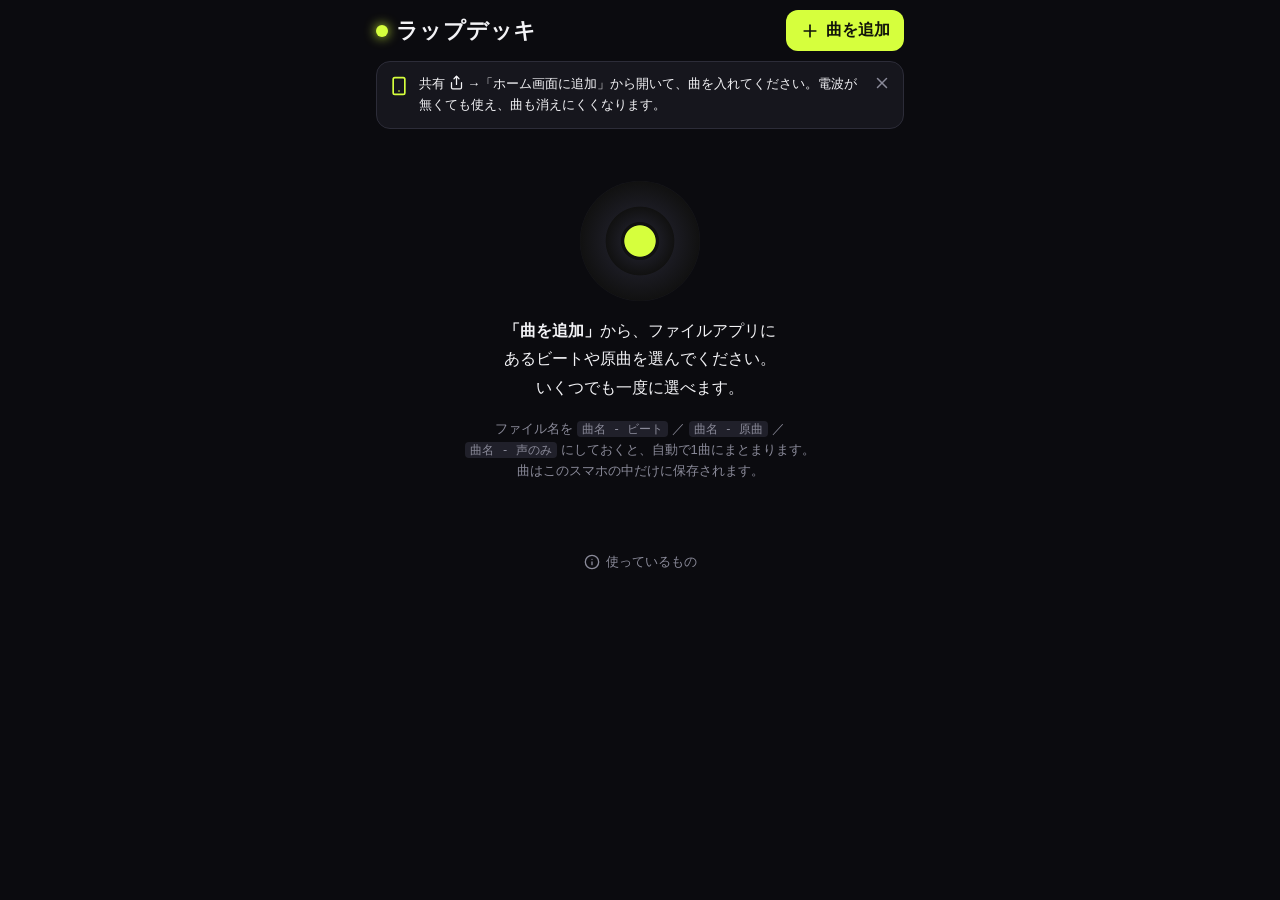
<file: index.html>
<!DOCTYPE html>
<html lang="ja">
<head>
<meta charset="UTF-8">
<meta name="viewport" content="width=device-width, initial-scale=1, maximum-scale=1, user-scalable=no, viewport-fit=cover">
<meta name="apple-mobile-web-app-capable" content="yes">
<meta name="mobile-web-app-capable" content="yes">
<meta name="apple-mobile-web-app-status-bar-style" content="black-translucent">
<meta name="apple-mobile-web-app-title" content="ラップデッキ">
<meta name="theme-color" content="#0b0b0f">
<title>ラップデッキ</title>
<!-- 共有したときの絵と字（絵の元は 共有画像/og.html） -->
<meta name="description" content="ラップが始まる所を、数えて教えるビートプレイヤー。">
<meta property="og:type" content="website">
<meta property="og:title" content="ラップデッキ">
<meta property="og:description" content="ラップが始まる所を、数えて教えるビートプレイヤー。">
<meta property="og:url" content="https://olive10ma10.github.io/rap-deck/">
<meta property="og:image" content="https://olive10ma10.github.io/rap-deck/og.png?v=1">
<meta property="og:image:width" content="1200">
<meta property="og:image:height" content="630">
<meta name="twitter:card" content="summary_large_image">
<link rel="manifest" href="manifest.webmanifest">
<link rel="apple-touch-icon" href="icon-180.png">
<link rel="icon" href="icon-192.png">
<link rel="stylesheet" href="style.css">
</head>
<body data-screen="library" data-mode="dj">

<!-- ライブラリ -->
<main id="library" class="screen">
  <header class="bar">
    <h1><span class="logo-dot"></span>ラップデッキ</h1>
    <label class="btn primary" data-icon="plus">曲を追加
      <input id="pick" type="file" multiple accept="audio/*,video/mp4,.m4a,.wav,.mp3" hidden>
    </label>
  </header>

  <div id="install" class="notice" hidden>
    <span data-icon="smartphone"></span>
    <p>共有 <span class="inline-ic" data-icon="share"></span> →「ホーム画面に追加」から開いて、曲を入れてください。電波が無くても使え、曲も消えにくくなります。</p>
    <button id="installClose" class="icon-btn" aria-label="閉じる" data-icon="x"></button>
  </div>

  <div class="lib-tools">
    <div id="searchWrap" class="search" hidden>
      <span data-icon="search"></span>
      <input id="search" type="search" placeholder="曲名で探す" inputmode="search" enterkeyhint="search" autocapitalize="off" autocorrect="off" spellcheck="false">
    </div>
    <button id="playAll" class="btn" data-icon="list-music" hidden>全部流す</button>
  </div>

  <div id="songs"></div>

  <div id="empty" class="empty" hidden>
    <div class="vinyl-mini"></div>
    <p><b>「曲を追加」</b>から、ファイルアプリにあるビートや原曲を選んでください。<br>いくつでも一度に選べます。</p>
    <p class="hint">ファイル名を <code>曲名 - ビート</code> ／ <code>曲名 - 原曲</code> ／ <code>曲名 - 声のみ</code> にしておくと、自動で1曲にまとまります。<br>曲はこのスマホの中だけに保存されます。</p>
  </div>

  <footer class="lib-foot"><button id="aboutBtn" class="link" data-icon="info">使っているもの</button></footer>
</main>

<!-- プレイヤー -->
<main id="player" class="screen">
  <header class="bar">
    <button id="back" class="icon-btn" aria-label="戻る" data-icon="chevron-left"></button>
    <h2 id="pTitle"></h2>
    <div id="modeSeg" class="seg" role="tablist">
      <button data-mode="dj" data-icon="disc-3">DJ</button>
      <button data-mode="listen" data-icon="headphones">聴く</button>
    </div>
    <button id="edit" class="icon-btn" aria-label="調整" data-icon="settings-2"></button>
  </header>
  <div id="layers"></div>
  <div class="wavewrap">
    <canvas id="wave"></canvas>
  </div>
  <div class="info">
    <span id="time">0:00 / 0:00</span>
    <span id="counter"></span>
    <span><span id="beatDot"></span><span id="bpm"></span></span>
  </div>
  <!-- 入りをその場で直す（波形の「入り」の線は指で動かせる） -->
  <div class="entry-bar">
    <span id="entryInfo"></span>
    <button id="entryBack" class="small"></button>
    <button id="entryFwd" class="small"></button>
    <button id="entryHere" class="small entry-here" data-icon="flag">ここを入りに</button>
  </div>
  <div class="info sub"><span id="status"></span></div>

  <div class="stage">
    <!-- DJ：レコードをこする -->
    <div class="deck">
      <button id="cut" aria-label="カット" data-icon="scissors">CUT</button>
      <div class="platter">
        <div id="disc">
          <div class="mark"></div>
          <div class="label"><span id="discLabel"></span></div>
        </div>
        <div class="count"></div>
      </div>
    </div>
    <!-- 聴く：画面を消しても流れる -->
    <div class="listen">
      <div class="cover"><span id="coverTitle"></span><div class="count"></div></div>
      <p class="hint center">画面を消しても止まりません。<br>ロック画面からも操作できます。</p>
      <div class="next-row">
        <div class="next-info"><small>次の曲</small><span id="nextTitle">—</span></div>
        <button id="nextBtn" class="icon-btn" aria-label="次の曲" data-icon="skip-forward"></button>
      </div>
      <label class="switch"><input id="autoNext" type="checkbox">終わったら次の曲へ</label>
    </div>
  </div>

  <nav class="transport">
    <button id="toEntry" data-icon="skip-back"><small>入り前</small></button>
    <button id="prevBar" data-icon="chevrons-left"><small>1小節</small></button>
    <button id="play" class="playbtn" aria-label="再生"></button>
    <button id="nextBar" data-icon="chevrons-right"><small>1小節</small></button>
    <button id="loop"></button>
  </nav>
</main>

<!-- 取り込み（その場で開く画面） -->
<section id="importPanel" class="panel" hidden>
  <header class="bar">
    <button class="icon-btn" aria-label="閉じる" data-close data-icon="chevron-left"></button>
    <h2>取り込み</h2>
  </header>
  <p class="hint">種類（ビート・原曲・声のみ）と、どの曲に入れるかを確認してください。</p>
  <div id="importBody"></div>
  <footer class="panel-foot"><button id="importGo" class="primary wide">保存</button></footer>
</section>

<!-- 調整 -->
<section id="editPanel" class="panel" hidden>
  <header class="bar">
    <button class="icon-btn" aria-label="閉じる" data-close data-icon="chevron-left"></button>
    <h2>調整</h2>
  </header>
  <div id="editBody"></div>
</section>

<!-- 使っているもの -->
<section id="aboutPanel" class="panel" hidden>
  <header class="bar">
    <button class="icon-btn" aria-label="閉じる" data-close data-icon="chevron-left"></button>
    <h2>使っているもの</h2>
  </header>
  <div class="about">
    <h3>アイコン</h3>
    <p><a href="https://lucide.dev/" target="_blank" rel="noopener">Lucide</a> v0.460.0（ISC License）</p>
    <p class="license">Copyright (c) for portions of Lucide are held by Cole Bemis 2013-2022 as part of Feather (MIT). All other copyright (c) for Lucide are held by Lucide Contributors 2022.<br><br>Permission to use, copy, modify, and/or distribute this software for any purpose with or without fee is hereby granted, provided that the above copyright notice and this permission notice appear in all copies.<br><br>THE SOFTWARE IS PROVIDED "AS IS" AND THE AUTHOR DISCLAIMS ALL WARRANTIES WITH REGARD TO THIS SOFTWARE INCLUDING ALL IMPLIED WARRANTIES OF MERCHANTABILITY AND FITNESS. IN NO EVENT SHALL THE AUTHOR BE LIABLE FOR ANY SPECIAL, DIRECT, INDIRECT, OR CONSEQUENTIAL DAMAGES OR ANY DAMAGES WHATSOEVER RESULTING FROM LOSS OF USE, DATA OR PROFITS, WHETHER IN AN ACTION OF CONTRACT, NEGLIGENCE OR OTHER TORTIOUS ACTION, ARISING OUT OF OR IN CONNECTION WITH THE USE OR PERFORMANCE OF THIS SOFTWARE.</p>
    <h3>曲</h3>
    <p>読み込んだ曲は、このスマホの中だけに保存されます。どこにも送られません。</p>
  </div>
</section>

<div id="toast"></div>
<script type="module" src="app.js"></script>
</body>
</html>
</file>
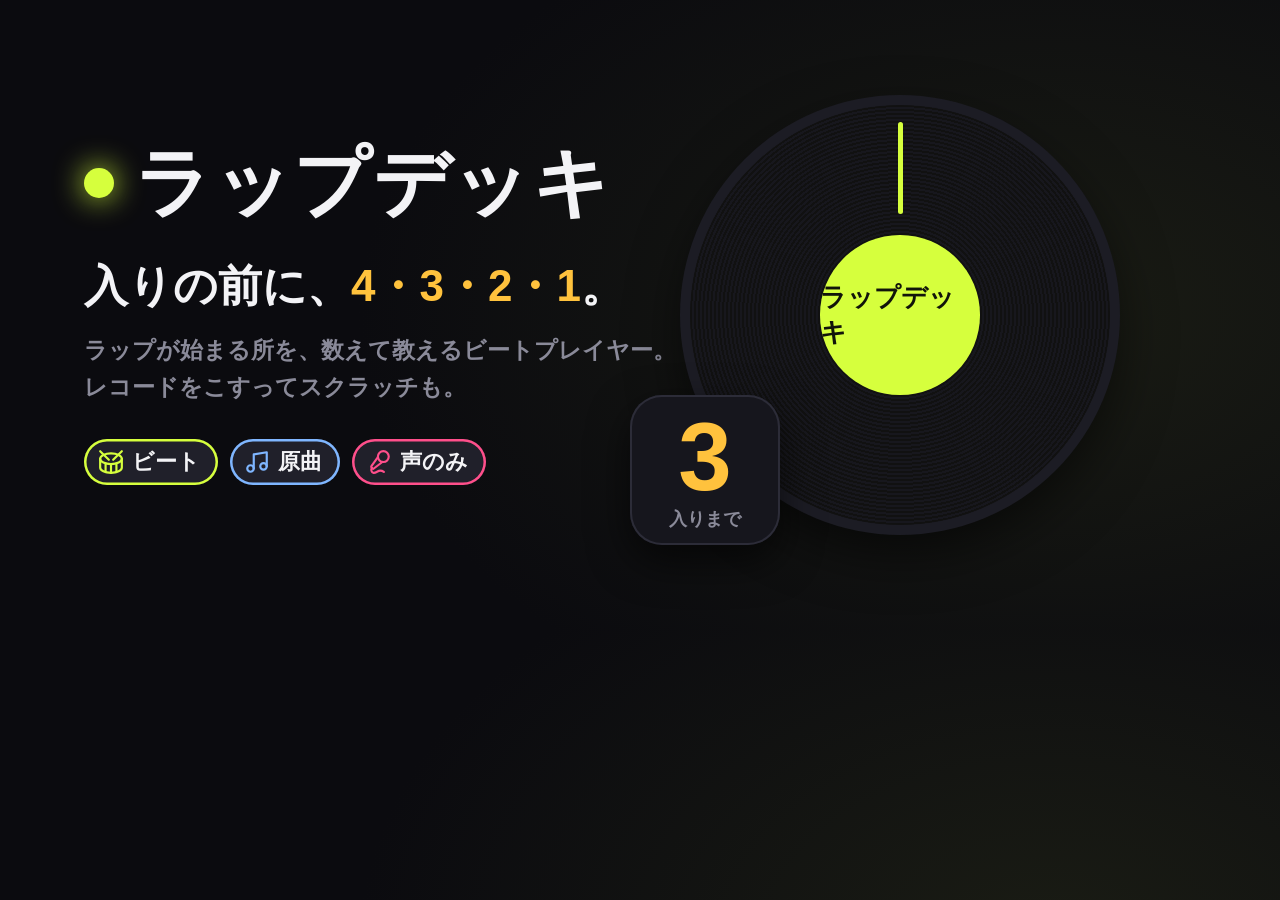
<file: 共有画像/og.html>
<!doctype html>
<html lang="ja">
<head>
<meta charset="utf-8">
<title>ラップデッキ 共有画像</title>
<style>
/* LINE などで URL を送ったときに出る絵（1200×630）。Chrome で写して ../og.png にする（写し方は 素材.md の「まとめて貼る」）。
   本体と同じ色・字・部品：黒地に黄緑、ビート・原曲・声のみの札、レコード、入りの数え。字と主役は端から 60px 以上内側 */
:root {
  --bg: #0b0b0f; --panel: #16161d; --panel2: #20202a; --line: #2c2c38;
  --text: #f3f3f6; --dim: #8a8a99;
  --accent: #d6ff3d; --accent-ink: #11140a; --voice: #ff4f8b; --orig: #7fb6ff; --entry: #ffc23d;
}
* { box-sizing: border-box; }
html, body { margin: 0; }
body { width: 1200px; height: 630px; overflow: hidden; color: var(--text); line-break: strict;
  font-family: -apple-system, "Hiragino Sans", "Noto Sans JP", sans-serif;
  background: radial-gradient(90% 120% at 82% 50%, #1a1c14 0%, var(--bg) 60%); }
.card { position: relative; width: 1200px; height: 630px; }

/* 左：名前と一言 */
.copy { position: absolute; left: 84px; top: 0; bottom: 0; width: 600px; display: flex; flex-direction: column; justify-content: center; }
.mark { display: flex; align-items: center; gap: 20px; font-size: 76px; font-weight: 800; letter-spacing: .02em; line-height: 1; }
.mark i { width: 30px; height: 30px; border-radius: 50%; background: var(--accent); box-shadow: 0 0 30px var(--accent); }
.lead { margin: 36px 0 0; font-size: 44px; white-space: nowrap; font-weight: 800; line-height: 1.3; }
.lead em { font-style: normal; color: var(--entry); }
.sub { margin: 18px 0 0; font-size: 23px; white-space: nowrap; font-weight: 600; line-height: 1.6; color: var(--dim); }
.chips { display: flex; gap: 12px; margin-top: 34px; }
.chip { display: inline-flex; align-items: center; gap: 8px; font-size: 22px; font-weight: 700; padding: 8px 18px 8px 14px; border-radius: 999px;
  background: var(--panel2); box-shadow: inset 0 0 0 2.5px var(--c); }
.chip svg { width: 26px; height: 26px; fill: none; stroke: var(--c); stroke-width: 2; stroke-linecap: round; stroke-linejoin: round; }

/* 右：レコードと入りの数え */
.disc { position: absolute; left: 690px; top: 105px; width: 420px; height: 420px; border-radius: 50%;
  background: repeating-radial-gradient(circle, #111 0 2px, #17171d 2px 4px), #111;
  box-shadow: 0 0 0 10px #1c1c24, 0 20px 60px rgba(0, 0, 0, .7); }
.disc .tick { position: absolute; left: 50%; top: 4%; width: 5px; height: 22%; margin-left: -2.5px; background: var(--accent); border-radius: 3px; }
.disc .label { position: absolute; inset: 31%; border-radius: 50%; background: var(--accent); color: var(--accent-ink);
  display: flex; align-items: center; justify-content: center; font-size: 26px; font-weight: 800; }
.count { position: absolute; left: 630px; top: 395px; width: 150px; height: 150px; border-radius: 32px; background: var(--panel);
  box-shadow: inset 0 0 0 2px var(--line), 0 16px 40px rgba(0, 0, 0, .6);
  display: flex; flex-direction: column; align-items: center; justify-content: center; }
.count b { font-size: 96px; font-weight: 900; line-height: 1; color: var(--entry); }
.count small { font-size: 18px; font-weight: 700; color: var(--dim); margin-top: 2px; }
</style>
</head>
<body>
<div class="card">
  <div class="copy">
    <div class="mark"><i></i>ラップデッキ</div>
    <p class="lead">入りの前に、<em>4・3・2・1</em>。</p>
    <p class="sub">ラップが始まる所を、数えて教えるビートプレイヤー。<br>レコードをこすってスクラッチも。</p>
    <div class="chips">
      <span class="chip" style="--c: var(--accent)"><svg viewBox="0 0 24 24"><path d="m2 2 8 8" /><path d="m22 2-8 8" /><ellipse cx="12" cy="9" rx="10" ry="5" /><path d="M7 13.4v7.9" /><path d="M12 14v8" /><path d="M17 13.4v7.9" /><path d="M2 9v8a10 5 0 0 0 20 0V9" /></svg>ビート</span>
      <span class="chip" style="--c: var(--orig)"><svg viewBox="0 0 24 24"><path d="M9 18V5l12-2v13" /><circle cx="6" cy="18" r="3" /><circle cx="18" cy="16" r="3" /></svg>原曲</span>
      <span class="chip" style="--c: var(--voice)"><svg viewBox="0 0 24 24"><path d="m11 7.601-5.994 8.19a1 1 0 0 0 .1 1.298l.817.818a1 1 0 0 0 1.314.087L15.09 12" /><path d="M16.5 21.174C15.5 20.5 14.372 20 13 20c-2.058 0-3.928 2.356-6 2-2.072-.356-2.775-3.369-1.5-4.5" /><circle cx="16" cy="7" r="5" /></svg>声のみ</span>
    </div>
  </div>
  <div class="disc"><div class="tick"></div><div class="label">ラップデッキ</div></div>
  <div class="count"><b>3</b><small>入りまで</small></div>
</div>
</body>
</html>
</file>
<file: style.css>
:root {
  --bg: #0b0b0f;
  --panel: #16161d;
  --panel2: #20202a;
  --line: #2c2c38;
  --text: #f3f3f6;
  --dim: #8a8a99;
  --accent: #d6ff3d;      /* ビート・再生 */
  --accent-ink: #11140a;
  --voice: #ff4f8b;       /* 声 */
  --orig: #7fb6ff;        /* 原曲 */
  --part: #b48cff;
  --entry: #ffc23d;       /* 入り */
  --wave: #4a4a5c;
  --grid: #6a6a80;
  --loop: rgba(214, 255, 61, 0.14);
  --danger: #ff5a5a;
  color-scheme: dark;
}

/* ---- アプリらしくする小技（素材帳） ---- */
* { box-sizing: border-box; -webkit-tap-highlight-color: transparent; }
html, body {
  margin: 0; background: var(--bg); color: var(--text);
  overscroll-behavior: none; -webkit-text-size-adjust: 100%; touch-action: manipulation;
}
body {
  min-height: 100dvh;
  font-family: -apple-system, "Hiragino Sans", "Noto Sans JP", sans-serif;
  -webkit-user-select: none; user-select: none; -webkit-touch-callout: none;
  padding: env(safe-area-inset-top) 0 env(safe-area-inset-bottom);
  line-break: strict; /* 「ー」や小さい「ッ」を行の頭に置かない */
}
input, textarea, select { font: inherit; font-size: 16px; color: inherit; -webkit-user-select: text; user-select: text; }
button, .btn { font: inherit; color: inherit; }
img { -webkit-user-drag: none; }

.ic { width: 20px; height: 20px; flex: none; fill: none; stroke: currentColor; stroke-width: 2; stroke-linecap: round; stroke-linejoin: round; }
.ic.big { width: 28px; height: 28px; }

button, .btn {
  background: var(--panel2); border: 0; border-radius: 12px; padding: 10px 14px;
  cursor: pointer; display: inline-flex; align-items: center; justify-content: center; gap: 6px;
  white-space: nowrap; transition: transform .08s ease, filter .08s ease;
}
button:active, .btn:active { transform: scale(.97); filter: brightness(1.25); }
button:disabled { opacity: .35; }
.primary { background: var(--accent); color: var(--accent-ink); font-weight: 700; }
.danger { background: transparent; color: var(--danger); box-shadow: inset 0 0 0 1px #5a2a2a; }
.small { font-size: 13px; padding: 6px 10px; }
.small .ic { width: 16px; height: 16px; }
.icon-btn { background: transparent; padding: 8px; border-radius: 12px; }
.icon-btn .ic { width: 24px; height: 24px; }
.link { background: transparent; color: var(--dim); font-size: 13px; padding: 8px; }
.link .ic { width: 16px; height: 16px; }
.hint { color: var(--dim); font-size: 13px; line-height: 1.6; margin: 6px 0; text-wrap: pretty; }
.center { text-align: center; }
code { background: var(--panel2); padding: 1px 5px; border-radius: 4px; font-size: 12px; white-space: nowrap; }

.screen { display: none; max-width: 560px; margin: 0 auto; padding: 0 16px; }
body[data-screen="library"] #library { display: block; }
body[data-screen="player"] #player {
  display: flex; flex-direction: column;
  height: calc(100dvh - env(safe-area-inset-top) - env(safe-area-inset-bottom));
}

.bar { display: flex; align-items: center; gap: 6px; padding: 10px 0; }
.bar h1 { font-size: 22px; margin: 0; flex: 1; display: flex; align-items: center; gap: 8px; letter-spacing: .02em; }
.logo-dot { width: 12px; height: 12px; border-radius: 50%; background: var(--accent); box-shadow: 0 0 12px var(--accent); }
.bar h2 { font-size: 17px; margin: 0; flex: 1; min-width: 0; overflow: hidden; text-overflow: ellipsis; white-space: nowrap; }
#player .bar { margin-left: -8px; }

/* ---- ライブラリ ---- */
.notice {
  display: flex; gap: 10px; align-items: flex-start; background: var(--panel); border: 1px solid var(--line);
  border-radius: 14px; padding: 12px; margin-bottom: 12px; font-size: 13px; line-height: 1.6;
}
.notice > span .ic { color: var(--accent); margin-top: 2px; }
.notice p { margin: 0; flex: 1; text-wrap: pretty; }
.notice .icon-btn { padding: 2px; margin: -2px -2px 0 0; }
.notice .icon-btn .ic { width: 18px; height: 18px; color: var(--dim); }
.inline-ic .ic { width: 15px; height: 15px; vertical-align: -2px; }

.lib-tools { display: flex; gap: 8px; margin-bottom: 10px; }
.lib-tools:has(> [hidden]:first-child + [hidden]) { display: none; }
.search { flex: 1; min-width: 0; display: flex; align-items: center; gap: 8px; background: var(--panel); border: 1px solid var(--line); border-radius: 12px; padding: 0 12px; }
.search .ic { color: var(--dim); width: 18px; height: 18px; }
.search input { flex: 1; min-width: 0; background: transparent; border: 0; outline: 0; padding: 10px 0; }
#playAll { margin-left: auto; flex: none; }
#playAll .ic { color: var(--accent); }

#songs { display: flex; flex-direction: column; gap: 10px; }
.card {
  display: block; text-align: left; width: 100%; background: var(--panel); border: 1px solid var(--line);
  border-radius: 16px; padding: 14px; white-space: normal;
}
.card:active { transform: scale(.985); }
.card-top { display: flex; align-items: baseline; gap: 8px; }
.card .title { font-weight: 700; font-size: 16px; flex: 1; text-wrap: balance; }
.card .dur { color: var(--dim); font-size: 13px; font-variant-numeric: tabular-nums; }
.chips { display: flex; flex-wrap: wrap; gap: 6px; margin: 8px 0 6px; }
.chip { display: inline-flex; align-items: center; gap: 4px; font-size: 12px; padding: 3px 9px 3px 7px; border-radius: 999px; background: var(--panel2); }
.chip .ic { width: 14px; height: 14px; }
.t-beat { --c: var(--accent); }
.t-orig { --c: var(--orig); }
.t-vocal { --c: var(--voice); }
.t-part { --c: var(--part); }
.chip, .layer.on { box-shadow: inset 0 0 0 1.5px var(--c); }
.chip .ic, .layer.on .ic { color: var(--c); }
.meta { display: flex; gap: 12px; font-size: 13px; font-variant-numeric: tabular-nums; }
.meta .entry { color: var(--entry); }
.meta .dim { color: var(--dim); }
.busy { color: var(--dim); animation: blink 1s infinite alternate; }
@keyframes blink { to { opacity: .4; } }
.lib-foot { text-align: center; padding: 18px 0 24px; }

.empty { text-align: center; padding: 40px 8px; line-height: 1.8; }
.empty p, .hint.center { text-wrap: balance; }
.vinyl-mini {
  width: 120px; height: 120px; margin: 0 auto 16px; border-radius: 50%;
  background: radial-gradient(circle, var(--accent) 0 18%, #111 19% 22%, #1b1b22 23%, #111 40%, #1b1b22 41%, #111 70%, #1b1b22 71%);
}

/* ---- プレイヤー ---- */
.seg { display: flex; background: var(--panel); border-radius: 12px; padding: 3px; gap: 2px; flex: none; }
.seg button { background: transparent; padding: 6px 10px; font-size: 13px; color: var(--dim); border-radius: 9px; gap: 4px; }
.seg button .ic { width: 16px; height: 16px; }
.seg button.on { background: var(--panel2); color: var(--text); font-weight: 700; }
.seg button.on .ic { color: var(--accent); }

#layers { display: flex; gap: 8px; flex-wrap: wrap; }
.layer { font-size: 14px; padding: 9px 12px; color: var(--dim); }
.layer.on { color: var(--text); background: #2a2a36; font-weight: 700; }
.wavewrap { margin-top: 12px; background: var(--panel); border-radius: 12px; padding: 6px; }
#wave { width: 100%; height: 104px; display: block; touch-action: none; }
.info { display: flex; justify-content: space-between; align-items: center; gap: 8px; margin-top: 8px; font-size: 13px; font-variant-numeric: tabular-nums; }
.info.sub { margin-top: 2px; color: var(--dim); font-size: 12px; min-height: 16px; }
.entry-bar { display: flex; align-items: center; gap: 6px; margin-top: 8px; }
#entryInfo { flex: 1; min-width: 0; color: var(--entry); font-size: 13px; font-variant-numeric: tabular-nums; display: flex; align-items: center; gap: 6px; white-space: nowrap; }
.entry-bar .small { padding: 7px 10px; }
.entry-here { color: var(--entry); box-shadow: inset 0 0 0 1.5px var(--entry); }
#counter { font-weight: 700; color: var(--accent); }
#beatDot { display: inline-block; width: 8px; height: 8px; border-radius: 50%; background: var(--accent); margin-right: 6px; opacity: .15; vertical-align: 1px; }

.stage { flex: 1; position: relative; min-height: 0; display: flex; }
.deck, .listen { flex: 1; min-height: 0; }
body[data-mode="dj"] .listen, body[data-mode="listen"] .deck { display: none; }

.deck { display: flex; align-items: center; gap: 12px; padding: 10px 0; }
#cut {
  width: 64px; align-self: stretch; max-height: 280px; margin: auto 0; border-radius: 16px; flex-direction: column;
  background: var(--panel2); font-weight: 800; letter-spacing: .08em; font-size: 13px; touch-action: none;
  box-shadow: inset 0 0 0 1px var(--line);
}
#cut .ic { opacity: .7; }
#cut.on { background: var(--voice); color: #fff; transform: none; }
.platter { flex: 1; position: relative; padding: 8px; display: flex; align-items: center; justify-content: center; min-height: 0; height: 100%; container-type: size; }
#disc {
  width: min(100%, 100cqh, 420px); aspect-ratio: 1; border-radius: 50%; position: relative; touch-action: none;
  background: repeating-radial-gradient(circle, #111 0 2px, #17171d 2px 4px), #111;
  box-shadow: 0 0 0 6px #1c1c24, 0 10px 40px rgba(0, 0, 0, .6);
  will-change: transform;
}
#disc.held { box-shadow: 0 0 0 6px var(--accent), 0 10px 40px rgba(0, 0, 0, .6); }
#disc .mark { position: absolute; left: 50%; top: 4%; width: 3px; height: 22%; margin-left: -1.5px; background: var(--accent); border-radius: 2px; opacity: .9; }
#disc .label {
  position: absolute; inset: 31%; border-radius: 50%; background: var(--accent); color: var(--accent-ink);
  display: flex; align-items: center; justify-content: center; text-align: center; padding: 4%;
  font-weight: 800; font-size: 13px; line-height: 1.2; overflow: hidden;
}
#discLabel { display: -webkit-box; -webkit-line-clamp: 3; -webkit-box-orient: vertical; overflow: hidden; }

.listen { display: flex; flex-direction: column; align-items: center; justify-content: center; gap: 12px; padding: 12px 0; }
.cover {
  width: min(78%, 46dvh, 320px); aspect-ratio: 1; border-radius: 24px; padding: 20px;
  display: flex; align-items: flex-end;
  background:
    radial-gradient(circle at 78% 22%, rgba(214, 255, 61, .9) 0 9%, transparent 9.5%),
    repeating-radial-gradient(circle at 78% 22%, transparent 0 10px, rgba(255, 255, 255, .035) 10px 11px),
    linear-gradient(150deg, #23232e, #121218);
  box-shadow: inset 0 0 0 1px var(--line), 0 16px 40px rgba(0, 0, 0, .5);
  font-weight: 800; font-size: 22px; line-height: 1.25; overflow: hidden; position: relative;
}
.next-row { display: flex; align-items: center; gap: 8px; width: min(100%, 360px); background: var(--panel); border-radius: 14px; padding: 6px 6px 6px 14px; }
.next-info { flex: 1; min-width: 0; display: flex; flex-direction: column; }
.next-info small { color: var(--dim); font-size: 12px; }
.next-info span { overflow: hidden; text-overflow: ellipsis; white-space: nowrap; font-size: 14px; }

.count {
  position: absolute; inset: 0; display: flex; align-items: center; justify-content: center; pointer-events: none;
  font-size: 88px; font-weight: 900; color: var(--entry); text-shadow: 0 4px 30px rgba(0, 0, 0, .8), 0 0 2px #000;
}
.platter .count { color: #fff; -webkit-text-stroke: 4px #000; paint-order: stroke fill; }
.count.pop { animation: pop .35s ease-out; }
@keyframes pop { from { transform: scale(1.5); opacity: .3; } to { transform: scale(1); opacity: 1; } }

.transport { display: grid; grid-template-columns: repeat(5, 1fr); gap: 8px; padding: 6px 0 14px; }
.transport button { flex-direction: column; height: 60px; padding: 4px; gap: 2px; }
.transport small { font-size: 11px; color: var(--dim); }
.transport .playbtn { background: var(--accent); color: var(--accent-ink); }
.transport .playbtn .ic { fill: currentColor; }
#loop.on { box-shadow: inset 0 0 0 1.5px var(--accent); }
#loop.on small { color: var(--accent); }

/* ---- その場で開く画面（下から出さない） ---- */
.panel {
  /* キーボードが出たら、見えている所だけに縮める（--vv-* は app.js が入れる） */
  position: fixed; left: 0; right: 0; top: var(--vv-top, 0); height: var(--vv-h, 100dvh); z-index: 10; background: var(--bg); overflow-y: auto; overscroll-behavior: contain;
  padding: env(safe-area-inset-top) max(16px, calc((100vw - 560px) / 2)) env(safe-area-inset-bottom);
  -webkit-overflow-scrolling: touch;
  animation: panelIn .18s ease-out;
}
.panel > .bar { position: sticky; top: calc(-1 * env(safe-area-inset-top)); background: var(--bg); z-index: 1; margin-left: -8px; }
@keyframes panelIn { from { opacity: 0; transform: scale(.985); } to { opacity: 1; transform: none; } }
.panel-foot { position: sticky; bottom: 0; background: var(--bg); padding: 10px 0 14px; }
.wide { width: 100%; padding: 14px; font-size: 16px; }
.ititle {
  width: 100%; background: var(--panel); border: 1px solid var(--line); border-radius: 12px; padding: 10px 12px; outline: 0;
}
.ititle:focus { border-color: var(--accent); }
.igroup { border: 1px solid var(--line); border-radius: 14px; padding: 12px; margin: 10px 0; }
.igroup .small { color: var(--dim); font-size: 12px; display: block; margin-bottom: 6px; padding: 0; }
.ifile { display: flex; gap: 10px; align-items: flex-start; padding: 10px 0; border-top: 1px solid var(--line); }
.igroup .ifile:first-of-type { margin-top: 10px; }
.ifile.off { opacity: .4; }
.ifile .use input { width: 22px; height: 22px; margin: 2px 0 0; accent-color: var(--accent); }
.ftype { padding-top: 2px; color: var(--dim); }
.iname { flex: 1; min-width: 0; }
.fname { font-size: 12.5px; word-break: break-all; color: var(--dim); }
.irow { display: flex; gap: 6px; margin-top: 6px; flex-wrap: wrap; }
select { background: var(--panel2); border: 1px solid var(--line); border-radius: 10px; padding: 7px 8px; max-width: 100%; }
select.move { flex: 1; min-width: 0; }
#editBody section { padding: 14px 0; border-bottom: 1px solid var(--line); }
#editBody section:last-child { border-bottom: 0; }
#editBody h3 { font-size: 14px; margin: 0 0 10px; display: flex; gap: 10px; align-items: baseline; color: var(--dim); }
#editBody .val { color: var(--text); font-size: 18px; font-variant-numeric: tabular-nums; }
.tag { font-size: 12px; background: var(--entry); color: #000; border-radius: 6px; padding: 1px 6px; }
.row { display: flex; gap: 8px; flex-wrap: wrap; }
.row .tap { min-width: 84px; }
#editBody .row:not(:first-child) { margin-top: 10px; }
.switch { display: flex; gap: 10px; align-items: center; font-size: 14px; }
.switch input { width: 22px; height: 22px; margin: 0; accent-color: var(--accent); }
.about h3 { font-size: 14px; color: var(--dim); margin: 18px 0 6px; }
.about p { font-size: 14px; line-height: 1.7; margin: 4px 0; }
.about a { color: var(--accent); }
.about .license { font-size: 11px; color: var(--dim); background: var(--panel); border-radius: 12px; padding: 12px; -webkit-user-select: text; user-select: text; }

#toast {
  position: fixed; left: 50%; bottom: calc(90px + env(safe-area-inset-bottom)); transform: translate(-50%, 20px);
  background: #000c; padding: 10px 16px; border-radius: 999px; font-size: 14px; opacity: 0; transition: .25s; pointer-events: none; z-index: 20;
}
#toast.show { opacity: 1; transform: translate(-50%, 0); }

/* 動きを減らす設定の人には止める */
@media (prefers-reduced-motion: reduce) {
  *, *::before, *::after { animation: none !important; transition: none !important; }
}
</file>
